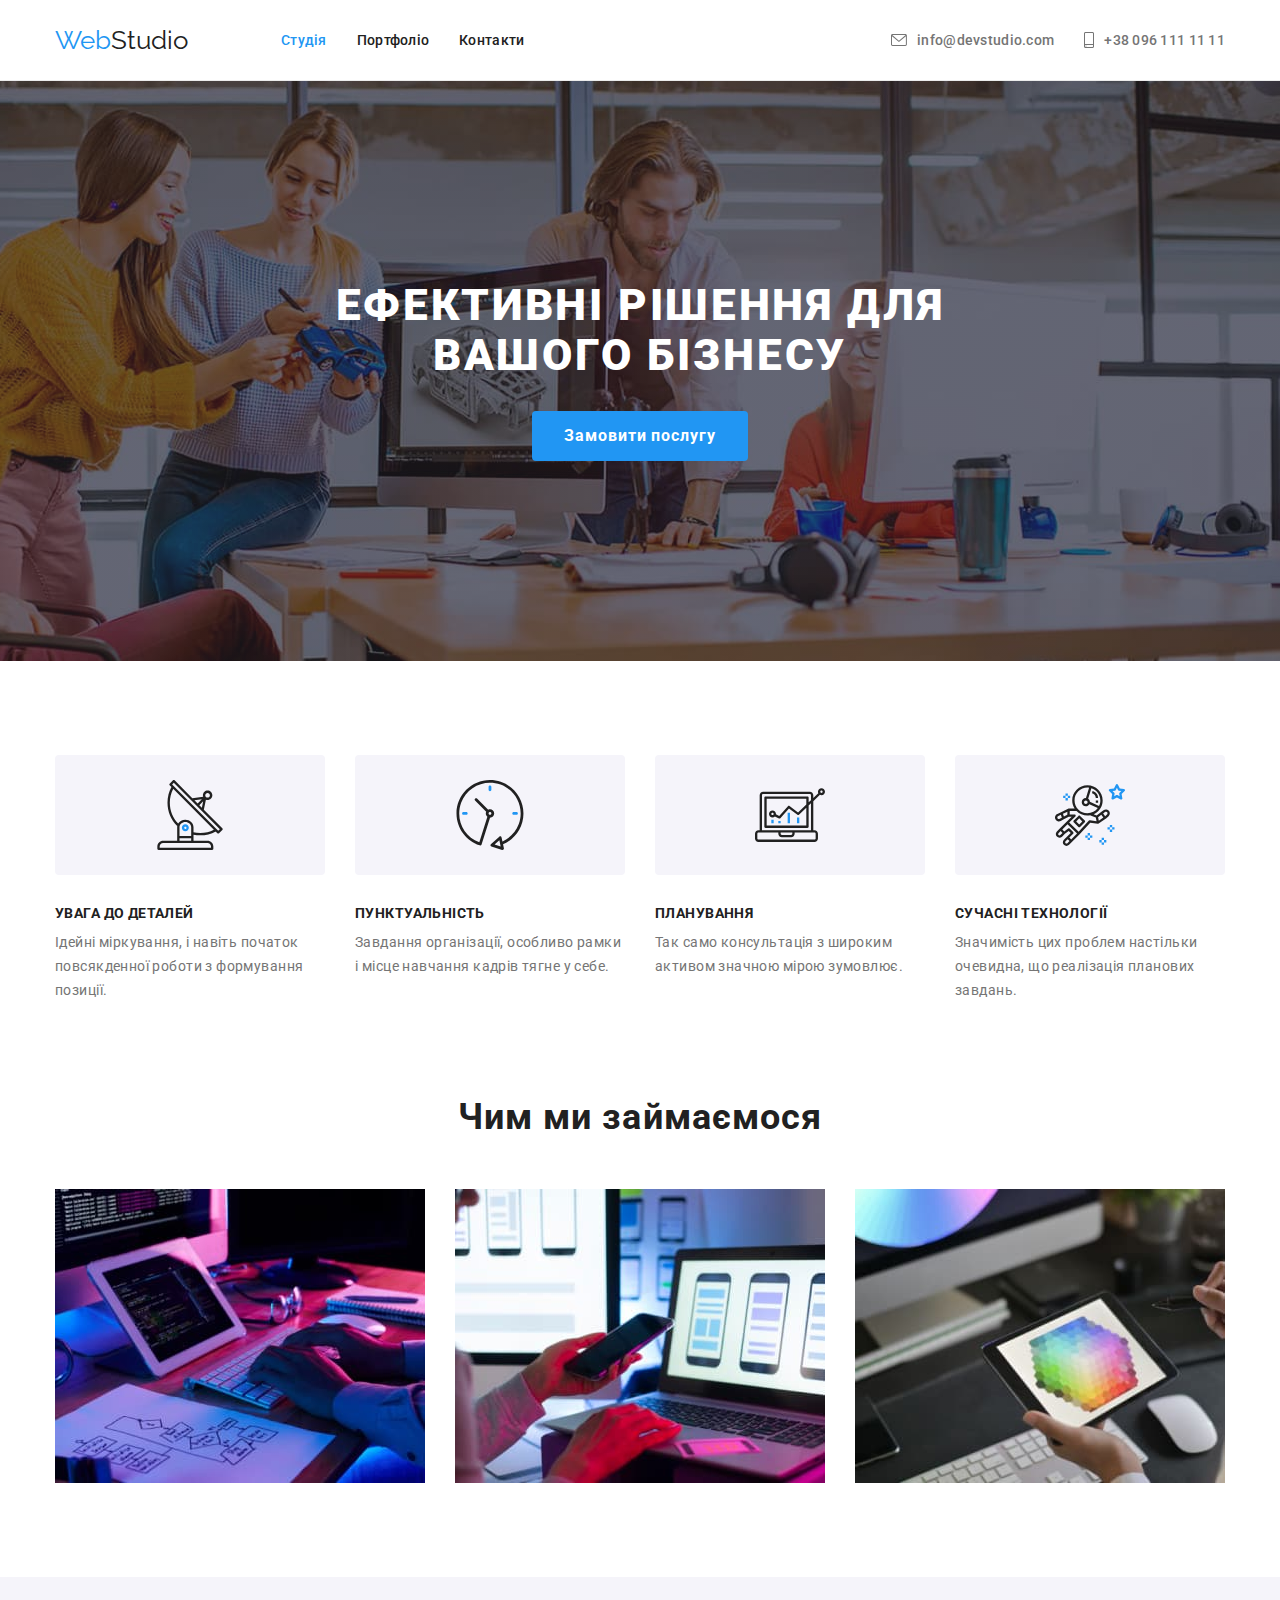
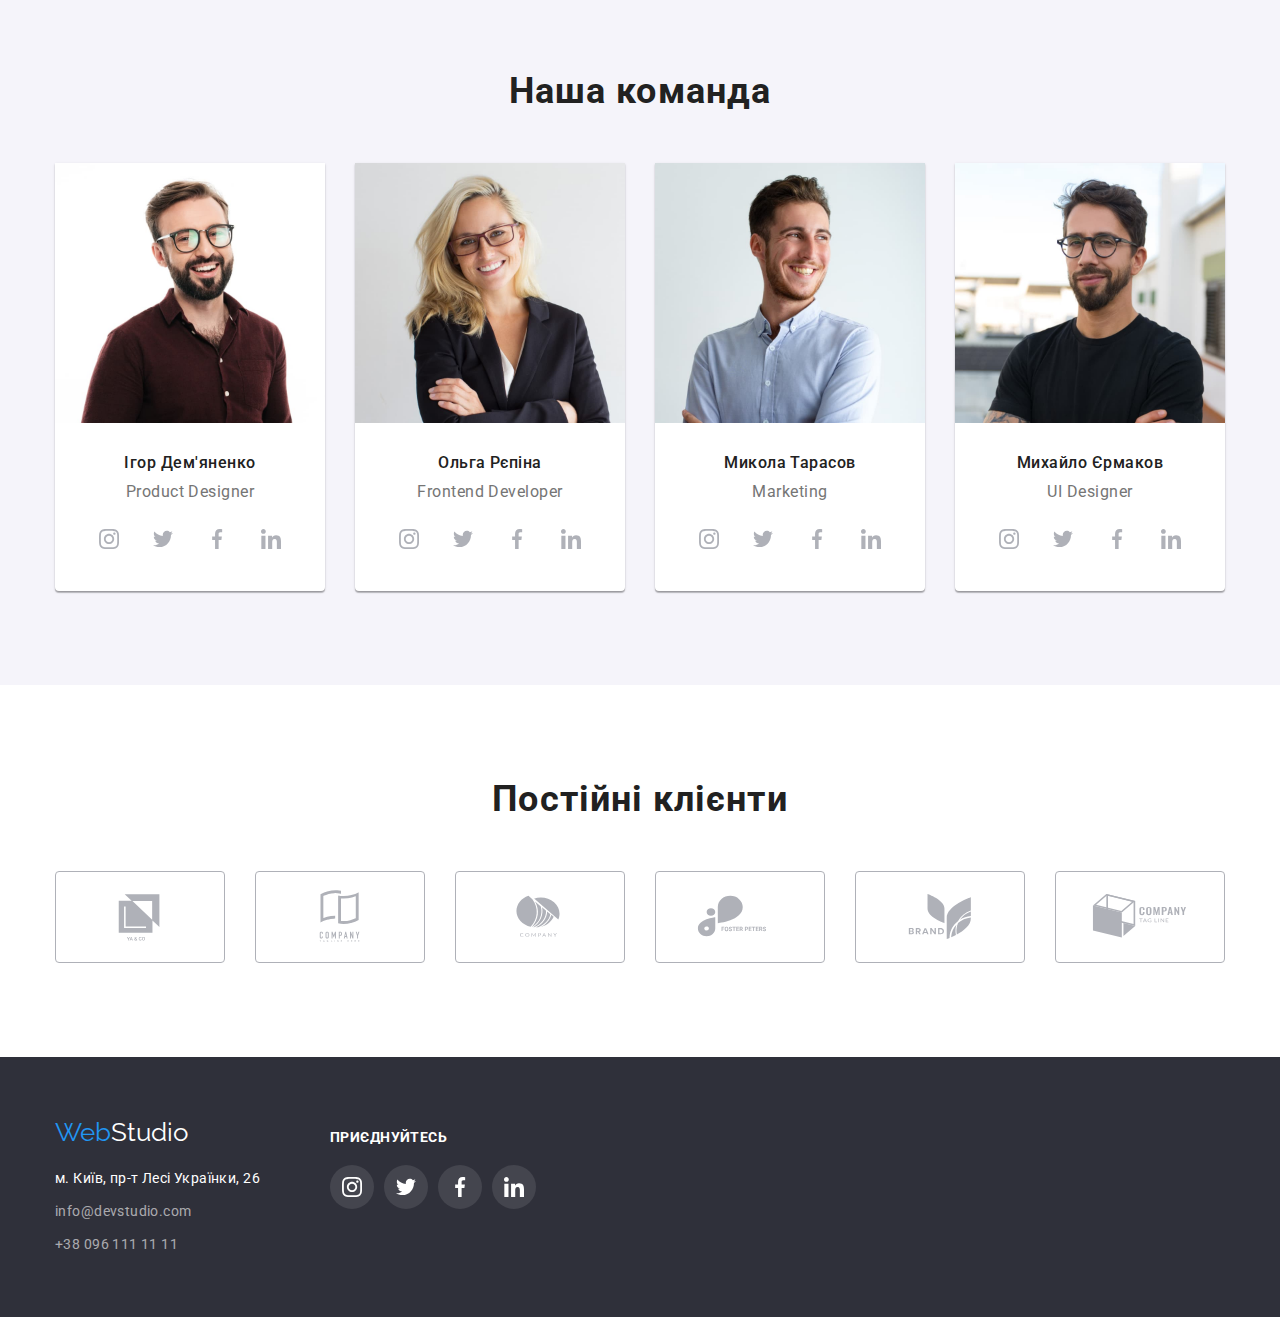
<file: index.html>
<!DOCTYPE html>
<html lang="uk">
<head>
  <meta charset="UTF-8">
  <meta http-equiv="X-UA-Compatible" content="IE=edge">
  <meta name="viewport" content="width=device-width, initial-scale=1.0">
  <link rel="preconnect" href="https://fonts.googleapis.com">
  <link rel="preconnect" href="https://fonts.gstatic.com" crossorigin>
  <link href="https://fonts.googleapis.com/css2?family=Raleway:wght@700&family=Roboto:wght@400;500;700;900&display=swap" rel="stylesheet">
  <link rel="stylesheet" href="./style/modern-normalize.css">
  <link rel="stylesheet" href="./style/style.css">
  <title>WebStudio</title>
</head>
<body>
  <!-- HEADER --> 
  <header class="header">
        <!-- NAVIGATION -->
    <div class="container container-header">
      <nav class="nav-container">
        <a class="logo" href="./index.html"><span class="logo-color">Web</span>Studio</a>
        <ul class="links-container">
          <li class="nav-li"><a href="./index.html" class="nav-link active">Студія</a></li>
          <li class="nav-li"><a href="./portfolio.html" class="nav-link">Портфоліо</a></li>
          <li class="nav-li"><a href="#" class="nav-link">Контакти</a></li>
        </ul>
      </nav>
          <!-- CONTACTS -->
        <ul class="links-container">
            <li class="nav-li">
              <a href="mailto:info@devstudio.com" class="contact contact-email">
                <svg class="contact-svg" width="16" height="12">
                  <use href="./images/icons/symbol-defs.svg#icon-envelope"></use>
                </svg>
              info@devstudio.com</a>
            </li>
            <li class="nav-li">
              <a href="tel:+380961111111" class="contact contact-phone">
                <svg class="contact-svg" width="10" height="16">
                  <use href="./images/icons/symbol-defs.svg#icon-smartphone"></use>
                </svg>
              +38 096 111 11 11</a>
            </li>  
        </ul>
    </div>
  </header>
        <!-- MAIN -->
  <main class="main">
          <!-- MOTTO -->
    <section class="motto-section">
        <!-- H1 MOTTO -->
        <div class="container">
          <h1 class="title-motto">Ефективні рішення для <br> вашого бізнесу</h1>
            <!-- ORDER BUTTON -->
          <button class="order-btn" type="button">Замовити послугу</button>
        </div>
    </section>
    <!-- INFO SECTION -->
    <section class="info-section section first-section">
        <div class="container">
          <h2 class="invisibility">Секція</h2>
          <!-- INFO CONTAINERS -->
          <ul class="info-row">
            <li class="info-container section-two-info-field">
              <div class="svg-list">
                <svg class="icon-svg-top" width="70" height="70">
                <use href="./images/icons/symbol-defs.svg#icon-antenna"></use>
              </svg>
              </div>
              <h3 class="title-info">УВАГА ДО ДЕТАЛЕЙ</h3>
              <p class="info-txt">Ідейні міркування, і навіть початок повсякденної роботи з формування позиції.</p>
            </li>
            <li class="info-container section-two-info-field">
              <div class="svg-list">
                <svg class="icon-svg-top" width="70" height="70">
                <use href="./images/icons/symbol-defs.svg#icon-clock"></use>
              </svg>
              </div>
              <h3 class="title-info">ПУНКТУАЛЬНІСТЬ</h3>
              <p class="info-txt">Завдання організації, особливо рамки і місце навчання кадрів тягне у себе.</p>
            </li>
            <li class="info-container section-two-info-field">
              <div class="svg-list">
                <svg class="icon-svg-top" width="70" height="70">
                <use href="./images/icons/symbol-defs.svg#icon-diagram"></use>
              </svg>
              </div>
              <h3 class="title-info">ПЛАНУВАННЯ</h3>
              <p class="info-txt">Так само консультація з широким активом значною мірою зумовлює.</p>
            </li>
            <li class="info-container section-two-info-field">
              <div class="svg-list">
                <svg class="icon-svg-top" width="70" height="70">
                <use href="./images/icons/symbol-defs.svg#icon-astronaut"></use>
              </svg>
              </div>
              <h3 class="title-info">СУЧАСНІ ТЕХНОЛОГІЇ</h3>
              <p class="info-txt">Значимість цих проблем настільки очевидна, що реалізація планових завдань.</p>
            </li>
          </ul>
        </div>
    </section>
          <!-- INFO IMAGES -->
    <section class="img-info-secrion section">
        <div class="container">
          <h2 class="section-title">Чим ми займаємося</h2>
            <ul class="info-row">
                <li class="info-container"><img class="img-info" src="./images/img(4).jpg" alt="image" width="370"></li>
                <li class="info-container"><img class="img-info" src="./images/img(5).jpg" alt="image" width="370"></li>
                <li class="info-container"><img class="img-info" src="./images/img(6).jpg" alt="image" width="370"></li>
            </ul>
        </div>
    </section>
    <!-- MEMBERS SECTION -->
    <section class="members-section section">
        <!-- SECTION TITLE -->
        <div class="container">
          <h2 class="section-title">Наша команда</h2>
          <!-- MEMBERS INFO -->
          <ul class="info-row">
            <li class="member-container info-container"><img src="./images/img.jpg" alt="member" width="270">
              <h3 class="title-info member">Ігор Дем'яненко</h3>
              <p lang="en" class="info-txt member-info">Product Designer</p>
              <ul class="social-ul-row member-ul-soc">
                <li class="member-soc-list">
                  <a href="#" class="member-soc-link" rel="noreferrer noopener" target="_blank">
                    <svg class="member-soc-icon" width="20" height="20">
                      <use href="./images/icons/symbol-defs.svg#icon-instagram"></use>
                    </svg>
                  </a>
                </li>
                <li class="member-soc-list">
                  <a href="#" class="member-soc-link" rel="noreferrer noopener" target="_blank">
                    <svg class="member-soc-icon" width="20" height="20">
                      <use href="./images/icons/symbol-defs.svg#icon-twitter"></use>
                    </svg>
                  </a>
                </li>
                <li class="member-soc-list">
                  <a href="#" class="member-soc-link" rel="noreferrer noopener" target="_blank">
                    <svg class="member-soc-icon" width="20" height="20">
                      <use href="./images/icons/symbol-defs.svg#icon-facebook"></use>
                    </svg>
                  </a>
                </li>
                <li class="member-soc-list">
                  <a href="#" class="member-soc-link" rel="noreferrer noopener" target="_blank">
                    <svg class="member-soc-icon" width="20" height="20">
                      <use href="./images/icons/symbol-defs.svg#icon-linkedin"></use>
                    </svg>
                  </a>
                </li>
              </ul>
            </li>
            <li class="member-container info-container"><img src="./images/img(1).jpg" alt="member" width="270">
              <h3 class="title-info member">Ольга Рєпіна</h3>
              <p lang="en" class="info-txt member-info">Frontend Developer</p>
              <ul class="social-ul-row member-ul-soc">
                <li class="member-soc-list">
                  <a href="#" class="member-soc-link" rel="noreferrer noopener" target="_blank">
                    <svg class="member-soc-icon" width="20" height="20">
                      <use href="./images/icons/symbol-defs.svg#icon-instagram"></use>
                    </svg>
                  </a>
                </li>
                <li class="member-soc-list">
                  <a href="#" class="member-soc-link" rel="noreferrer noopener" target="_blank">
                    <svg class="member-soc-icon" width="20" height="20">
                      <use href="./images/icons/symbol-defs.svg#icon-twitter"></use>
                    </svg>
                  </a>
                </li>
                <li class="member-soc-list">
                  <a href="#" class="member-soc-link" rel="noreferrer noopener" target="_blank">
                    <svg class="member-soc-icon" width="20" height="20">
                      <use href="./images/icons/symbol-defs.svg#icon-facebook"></use>
                    </svg>
                  </a>
                </li>
                <li class="member-soc-list">
                  <a href="#" class="member-soc-link" rel="noreferrer noopener" target="_blank">
                    <svg class="member-soc-icon" width="20" height="20">
                      <use href="./images/icons/symbol-defs.svg#icon-linkedin"></use>
                    </svg>
                  </a>
                </li>
              </ul>
            </li>
            <li class="member-container info-container"><img src="./images/img(2).jpg" alt="member" width="270">
              <h3 class="title-info member">Микола Тарасов</h3>
              <p lang="en" class="info-txt member-info">Marketing</p>
              <ul class="social-ul-row member-ul-soc">
                <li class="member-soc-list">
                  <a href="#" class="member-soc-link" rel="noreferrer noopener" target="_blank">
                    <svg class="member-soc-icon" width="20" height="20">
                      <use href="./images/icons/symbol-defs.svg#icon-instagram"></use>
                    </svg>
                  </a>
                </li>
                <li class="member-soc-list">
                  <a href="#" class="member-soc-link" rel="noreferrer noopener" target="_blank">
                    <svg class="member-soc-icon" width="20" height="20">
                      <use href="./images/icons/symbol-defs.svg#icon-twitter"></use>
                    </svg>
                  </a>
                </li>
                <li class="member-soc-list">
                  <a href="#" class="member-soc-link" rel="noreferrer noopener" target="_blank">
                    <svg class="member-soc-icon" width="20" height="20">
                      <use href="./images/icons/symbol-defs.svg#icon-facebook"></use>
                    </svg>
                  </a>
                </li>
                <li class="member-soc-list">
                  <a href="#" class="member-soc-link" rel="noreferrer noopener" target="_blank">
                    <svg class="member-soc-icon" width="20" height="20">
                      <use href="./images/icons/symbol-defs.svg#icon-linkedin"></use>
                    </svg>
                  </a>
                </li>
              </ul>
            </li>
            <li class="member-container info-container"><img src="./images/img(3).jpg" alt="member" width="270">
              <h3 class="title-info member">Михайло Єрмаков</h3>
              <p lang="en" class="info-txt member-info">UI Designer</p>
              <ul class="social-ul-row member-ul-soc">
                <li class="member-soc-list">
                  <a href="#" class="member-soc-link" rel="noreferrer noopener" target="_blank">
                    <svg class="member-soc-icon" width="20" height="20">
                      <use href="./images/icons/symbol-defs.svg#icon-instagram"></use>
                    </svg>
                  </a>
                </li>
                <li class="member-soc-list">
                  <a href="#" class="member-soc-link" rel="noreferrer noopener" target="_blank">
                    <svg class="member-soc-icon" width="20" height="20">
                      <use href="./images/icons/symbol-defs.svg#icon-twitter"></use>
                    </svg>
                  </a>
                </li>
                <li class="member-soc-list">
                  <a href="#" class="member-soc-link" rel="noreferrer noopener" target="_blank">
                    <svg class="member-soc-icon" width="20" height="20">
                      <use href="./images/icons/symbol-defs.svg#icon-facebook"></use>
                    </svg>
                  </a>
                </li>
                <li class="member-soc-list">
                  <a href="#" class="member-soc-link" rel="noreferrer noopener" target="_blank">
                    <svg class="member-soc-icon" width="20" height="20">
                      <use href="./images/icons/symbol-defs.svg#icon-linkedin"></use>
                    </svg>
                  </a>
                </li>
              </ul>
            </li>
          </ul>
        </div>
    </section>
    <section class="section">
      <div class="container">
        <h2 class="section-title">Постійні клієнти</h2>
        <ul class="info-row">
          <li class="container-svg-bottom">
            <a href="#" class="svg-bottom-link" rel="noreferrer noopener" target="_blank">
              <svg class="svg-bottom" width="106" height="60">
                <use href="./images/icons/symbol-defs.svg#icon-Logo5"></use>
              </svg>
            </a>
          </li>
          <li class="container-svg-bottom">
            <a href="#" class="svg-bottom-link" rel="noreferrer noopener" target="_blank">
              <svg class="svg-bottom" width="106" height="60">
                <use href="./images/icons/symbol-defs.svg#icon-Logo1"></use>
              </svg>
            </a>
          </li>
          <li class="container-svg-bottom">
            <a href="#" class="svg-bottom-link" rel="noreferrer noopener" target="_blank">
              <svg class="svg-bottom" width="106" height="60">
                <use href="./images/icons/symbol-defs.svg#icon-Logo2"></use>
              </svg>
            </a>
          </li>
          <li class="container-svg-bottom">
            <a href="#" class="svg-bottom-link" rel="noreferrer noopener" target="_blank">
              <svg class="svg-bottom" width="106" height="60">
                <use href="./images/icons/symbol-defs.svg#icon-Logo3"></use>
              </svg>
            </a>
          </li>
          <li class="container-svg-bottom">
            <a href="#" class="svg-bottom-link" rel="noreferrer noopener" target="_blank">
              <svg class="svg-bottom" width="106" height="60">
                <use href="./images/icons/symbol-defs.svg#icon-Logo4"></use>
              </svg>
            </a>
          </li>
          <li class="container-svg-bottom">
            <a href="#" class="svg-bottom-link" rel="noreferrer noopener" target="_blank">
              <svg class="svg-bottom" width="106" height="60">
                <use href="./images/icons/symbol-defs.svg#icon-Logo"></use>
              </svg>
            </a>
          </li>
        </ul>
      </div>
    </section>
  </main>
  <!-- FOOTER -->
    <footer class="footer">
        <!-- LOGO -->
        <div class="container footer-row">
          <div class="container-address-footer">
            <a class="footer-logo" href="#"><span class="logo-color">Web</span>Studio</a>
            <!-- ADDRESS -->
            <address class="address-links-footer">
              <ul>
                <li class="contact-list footet-list"><a href="https://goo.gl/maps/axauV3P69afeNjEUA" rel="noreferrer noopener" target="_blank" class="active-footer">
                  м. Київ, пр-т Лесі Українки, 26</a></li>
                <li class="contact-list footet-list"><a href="mailto:info@devstudio.com" class="contact-footer">
                  info@devstudio.com</a></li>
                <li class="contact-list footet-list"><a href="tel:+380961111111" class="contact-footer">
                  +38 096 111 11 11</a></li>
              </ul>
            </address>
          </div>
          <div class="social-container">
            <h2 class="social-title">приєднуйтесь</h2>
            <ul class="social-ul-row">
              <li class="social-list">
                <a href="#" class="social-link" rel="noreferrer noopener" target="_blank">
                  <svg class="social-icon" width="20" height="20">
                    <use href="./images/icons/symbol-defs.svg#icon-instagram"></use>
                  </svg>
                </a>
              </li>
              <li class="social-list">
                <a href="#" class="social-link" rel="noreferrer noopener" target="_blank">
                  <svg class="social-icon" width="20" height="20">
                    <use href="./images/icons/symbol-defs.svg#icon-twitter"></use>
                  </svg>
                </a>
              </li>
              <li class="social-list">
                <a href="#" class="social-link" rel="noreferrer noopener" target="_blank">
                  <svg class="social-icon" width="20" height="20">
                    <use href="./images/icons/symbol-defs.svg#icon-facebook"></use>
                  </svg>
                </a>
              </li>
              <li class="social-list">
                <a href="#" class="social-link" rel="noreferrer noopener" target="_blank">
                  <svg class="social-icon" width="20" height="20">
                    <use href="./images/icons/symbol-defs.svg#icon-linkedin"></use>
                  </svg>
                </a>
              </li>
            </ul>
          </div>
        </div>
    </footer>
</body>
</html>
</file>
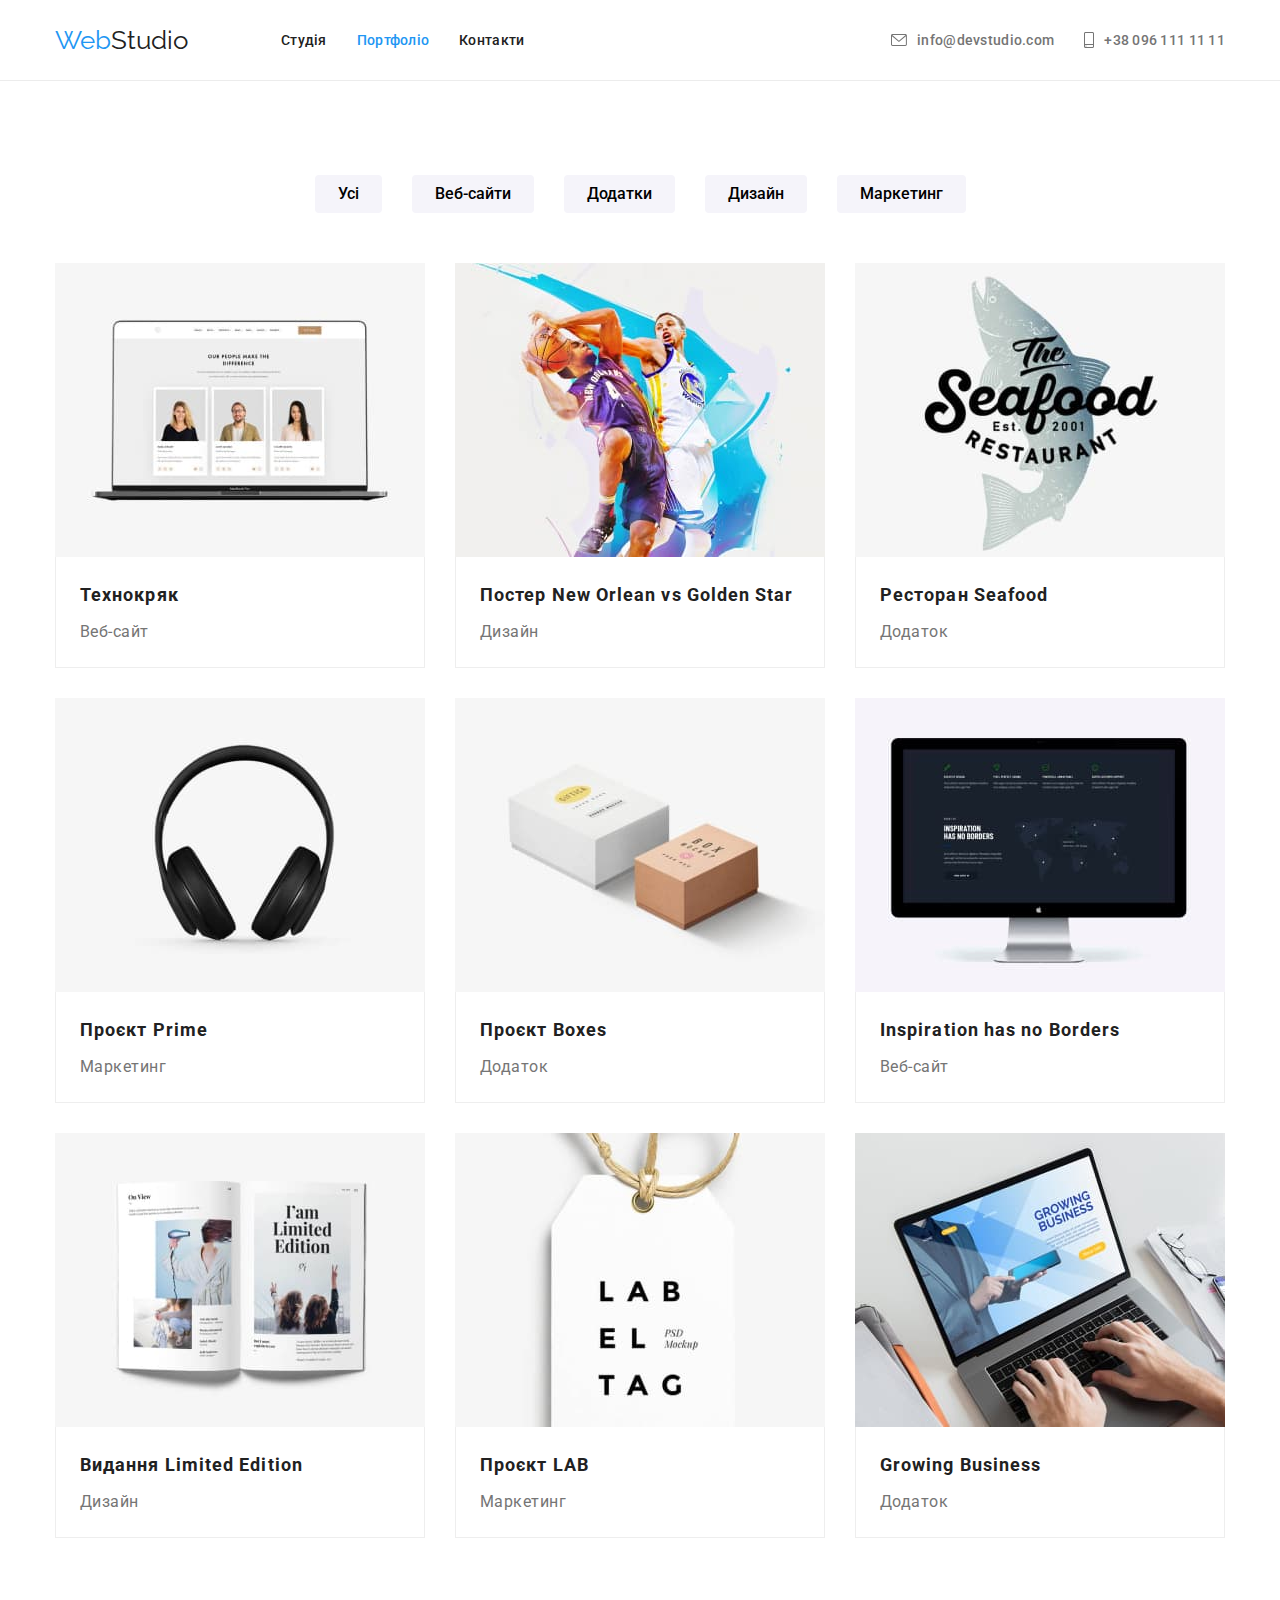
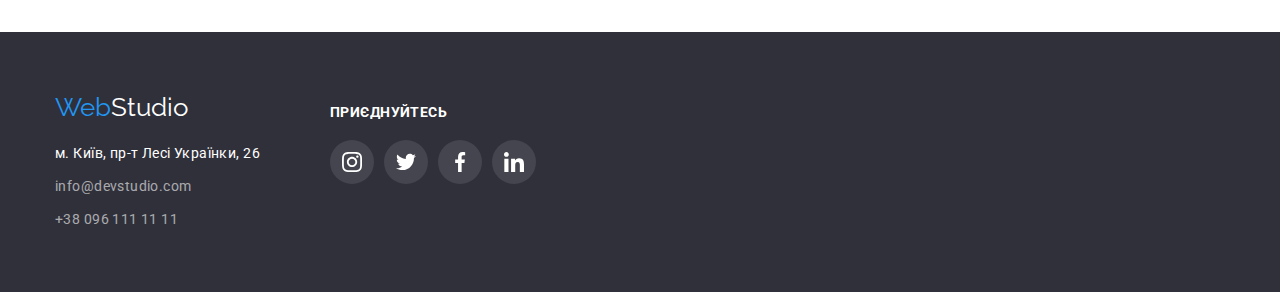
<file: portfolio.html>
<!DOCTYPE html>
<html lang="uk">
<head>
  <meta charset="UTF-8">
  <meta http-equiv="X-UA-Compatible" content="IE=edge">
  <meta name="viewport" content="width=device-width, initial-scale=1.0">
  <link rel="preconnect" href="https://fonts.googleapis.com">
  <link rel="preconnect" href="https://fonts.gstatic.com" crossorigin>
  <link href="https://fonts.googleapis.com/css2?family=Raleway:wght@700&family=Roboto:wght@400;500;700;900&display=swap" rel="stylesheet">
  <link rel="stylesheet" href="./style/modern-normalize.css">
  <link rel="stylesheet" href="./style/style.css">
  <title>WebStudio</title>
</head>
<body>
  <!-- HEADER --> 
<header class="header">
    <!-- NAVIGATION -->
  <div class="container container-header">
    <nav class="nav-container">
      <a class="logo" href="./index.html"><span class="logo-color">Web</span>Studio</a>
      <ul class="links-container">
        <li class="nav-li"><a href="./index.html" class="nav-link">Студія</a></li>
        <li class="nav-li"><a href="./portfolio.html" class="nav-link active">Портфоліо</a></li>
        <li class="nav-li"><a href="#" class="nav-link">Контакти</a></li>
      </ul>
    </nav>
        <!-- CONTACTS -->
      <ul class="links-container">
          <li class="nav-li">
            <a href="mailto:info@devstudio.com" class="contact contact-email">
              <svg class="contact-svg" width="16" height="12">
                <use href="./images/icons/symbol-defs.svg#icon-envelope"></use>
              </svg>
            info@devstudio.com</a>
          </li>
          <li class="nav-li">
            <a href="tel:+380961111111" class="contact contact-phone">
              <svg class="contact-svg" width="10" height="16">
                <use href="./images/icons/symbol-defs.svg#icon-smartphone"></use>
              </svg>
            +38 096 111 11 11</a>
          </li>  
      </ul>
  </div>
</header>
          <!-- MAIN -->
  <main class="main">
    <section class="portfolio-section section">
      <div class="container cnt">
        <h1 class="invisibility">Портфоліо</h1>
          <ul class="buttons-container">
            <li class="button-container"><button  class="portfolio-button active-btn one-fb" type="button">Усі</button></li>
            <li class="button-container"><button  class="portfolio-button two-fb" type="button">Веб-сайти</button></li>
            <li class="button-container"><button  class="portfolio-button three-fb" type="button">Додатки</button></li>
            <li class="button-container"><button  class="portfolio-button four-fb" type="button">Дизайн</button></li>
            <li class="button-container"><button  class="portfolio-button five-fb" type="button">Маркетинг</button></li>
          </ul>
          <ul class="portfolio-test">
            <li class="list-container"><a href="#" rel="noreferrer noopener" target="_blank" class="portfolio-link"><img src="./images/portfolio-img/img(1).jpg" alt="image" width="370">
              <div class="container-title"><h2 class="portfolio-title">Технокряк</h2>
                <p class="portfolio-text">Веб-сайт</p></div></a></li>
              <li class="list-container"><a href="#" rel="noreferrer noopener" target="_blank" class="portfolio-link"><img src="./images/portfolio-img/img(2).jpg" alt="image" width="370">
                <div class="container-title"><h2 class="portfolio-title">Постер New Orlean vs Golden Star</h2>
                <p class="portfolio-text">Дизайн</p></div></a></li>
              <li class="list-container"><a href="#" rel="noreferrer noopener" target="_blank" class="portfolio-link"><img src="./images/portfolio-img/img(3).jpg" alt="image" width="370">
                <div class="container-title"><h2 class="portfolio-title">Ресторан Seafood</h2>
                <p class="portfolio-text">Додаток</p></div></a></li>

              <li class="list-container"><a href="#" rel="noreferrer noopener" target="_blank" class="portfolio-link"><img src="./images/portfolio-img/img(4).jpg" alt="image" width="370">
                <div class="container-title"><h2 class="portfolio-title">Проєкт Prime</h2>
                <p class="portfolio-text">Маркетинг</p></div></a></li>
              <li class="list-container"><a href="#" rel="noreferrer noopener" target="_blank" class="portfolio-link"><img src="./images/portfolio-img/img(5).jpg" alt="image" width="370">
                <div class="container-title"><h2 class="portfolio-title">Проєкт Boxes</h2>
                <p class="portfolio-text">Додаток</p></div></a></li>
              <li class="list-container"><a href="#" rel="noreferrer noopener" target="_blank" class="portfolio-link"><img src="./images/portfolio-img/img(6).jpg" alt="image" width="370">
                <div class="container-title"><h2 class="portfolio-title">Inspiration has no Borders</h2>
                <p class="portfolio-text">Веб-сайт</p></div></a></li>

              <li class="list-container"><a href="#" rel="noreferrer noopener" target="_blank" class="portfolio-link"><img src="./images/portfolio-img/img(7).jpg" alt="image" width="370">
                <div class="container-title"><h2 class="portfolio-title">Видання Limited Edition</h2>
                <p class="portfolio-text">Дизайн</p></div></a></li>
              <li class="list-container"><a href="#" rel="noreferrer noopener" target="_blank" class="portfolio-link"><img src="./images/portfolio-img/img(8).jpg" alt="image" width="370">
                <div class="container-title"><h2 class="portfolio-title">Проєкт LAB</h2>
                <p class="portfolio-text">Маркетинг</p></a></li>
              <li class="list-container"><a href="#" rel="noreferrer noopener" target="_blank" class="portfolio-link"><img src="./images/portfolio-img/img(9).jpg" alt="image" width="370">
                <div class="container-title"><h2 class="portfolio-title">Growing Business</h2>
                <p class="portfolio-text">Додаток</p></div></a></li>
            </ul>
        </div>
      </section>
    </main>
    <!-- FOOTER -->
    <footer class="footer">
      <!-- LOGO -->
      <div class="container footer-row">
        <div class="container-address-footer">
          <a class="footer-logo" href="#"><span class="logo-color">Web</span>Studio</a>
          <!-- ADDRESS -->
          <address class="address-links-footer">
            <ul>
              <li class="contact-list footet-list"><a href="https://goo.gl/maps/axauV3P69afeNjEUA" rel="noreferrer noopener" target="_blank" class="active-footer">
                м. Київ, пр-т Лесі Українки, 26</a></li>
              <li class="contact-list footet-list"><a href="mailto:info@devstudio.com" class="contact-footer">
                info@devstudio.com</a></li>
              <li class="contact-list footet-list"><a href="tel:+380961111111" class="contact-footer">
                +38 096 111 11 11</a></li>
            </ul>
        </address>
      </div>
        <div class="social-container">
          <h2 class="social-title">приєднуйтесь</h2>
          <ul class="social-ul-row">
            <li class="social-list">
              <a href="#" class="social-link" rel="noreferrer noopener" target="_blank">
                <svg class="social-icon" width="20" height="20">
                  <use href="./images/icons/symbol-defs.svg#icon-instagram"></use>
                </svg>
              </a>
            </li>
            <li class="social-list">
              <a href="#" class="social-link" rel="noreferrer noopener" target="_blank">
                <svg class="social-icon" width="20" height="20">
                  <use href="./images/icons/symbol-defs.svg#icon-twitter"></use>
                </svg>
              </a>
            </li>
            <li class="social-list">
              <a href="#" class="social-link" rel="noreferrer noopener" target="_blank">
                <svg class="social-icon" width="20" height="20">
                  <use href="./images/icons/symbol-defs.svg#icon-facebook"></use>
                </svg>
              </a>
            </li>
            <li class="social-list">
              <a href="#" class="social-link" rel="noreferrer noopener" target="_blank">
                <svg class="social-icon" width="20" height="20">
                  <use href="./images/icons/symbol-defs.svg#icon-linkedin"></use>
                </svg>
              </a>
            </li>
          </ul>
        </div>
      </div>
  </footer>
</body>
</html>
</file>
<file: style/style.css>
*{
    padding: 0px;
    margin: 0px;
    border: 0px;
}
*{
    box-sizing: border-box;
}


:root{
    --blue:#2196F3;
    --black:#212121;
    --grey:#757575;
    --greyBg:#F5F4FA;
    --blackBg:#2F303A;
    --bgSection:#F5F5F5;
}
a{text-decoration: none;}
li{list-style: none;}
button{border: none; cursor: pointer;}
button:hover{background-color: var(--blue); color: #ffffff;}
img{
    display: block;
}

/* -------------------------------------------------------------- */

.bg-section{
    background-color: var(--bgSection);
}

/* ------------BODY----------- */

/* ------------FOOTER ALWAYS DOWN----------- */
body{
    font-family: 'Roboto', sans-serif;
    letter-spacing: 3%;
    color: var(--grey);
    font-style: normal;
    /* height: 100%; */
}
/* .wrapper{
    min-height: 100%;
    display: flex;
    flex-direction: column;
}
.main{
    flex: 1 1 auto;
} */
/* -----------------------------END------------------------------- */



/* -----------------HEADER----------------- */
.header {
    display: flex;
    border-bottom: 1px solid #ECECEC;
    display: flex;
}
.nav-container {
    display: flex;
    align-items: center;
}
.logo {
    font-family: 'Raleway', sans-serif;
    font-size: 26px;
    line-height: 1.173;
    color: var(--black);
    margin-right: 93px;
}
.logo-color {
    color: var(--blue);
}
.links-container {
    margin-left: auto;
    display: flex;
    gap: 30px;
}

.nav-link {
    display: block;
    font-weight: 500;
    line-height: 1.171;
    color: var(--black);
    font-size: 14px;
    line-height: 1.142;
    letter-spacing: 0.02em;
    padding: 32px 0;
}
.active {
    color: var(--blue);
}
.contact {
    font-weight: 500;
    line-height: 1.171;
    color: var(--black);
    font-size: 14px;
    line-height: 1.142;
    letter-spacing: 0.02em;
    color: var(--grey);
    display: flex;
    align-items: center;
    gap: 10px;
    padding: 32px 0;
}

.contact-svg{
    fill: var(--grey);
}


.nav-link:hover, .contact:hover{
    color: var(--blue);
}
.contact:hover .contact-svg{
    fill: var(--blue);
}

.motto-container{
    text-align: center;
}

.invisibility{
    border:0;
    clip:rect(1px 1px 1px);
    -webkit-clip-path:inset(50%);
    clip-path:inset(50%);
    height:1px;
    margin:-1px;
    overflow:hidden;
    padding:0;
    position: absolute;
    width: 1px;}
.container-header{
    display: flex;
    align-items: center;
}

/* ----------------------------MAIN----------------------------- */

.container{
    width:1200px;
    margin:0 auto;
    padding-left: 15px;
    padding-right: 15px;
}

/* -----------------------------SECTION ONE--------------------------- */

.motto-section {
    background-image:linear-gradient(rgba(47, 48, 58, 0.4), rgba(47, 48, 58, 0.4)), url(../images/bg-img.jpg);
    /* background: #2F303A; */
    background-position: 100%;
    background-repeat: no-repeat;
    padding: 200px 0;
    max-width: 1600px;
    margin: 0 auto;
}
.title-motto {
    margin: 0 auto;
    font-weight: 900;
    font-size: 44px;
    line-height: 1.136;
    text-align: center;
    letter-spacing: 0.06em;
    text-transform: uppercase;
    color: #ffffff;
}
.order-btn {
    display: block;
    margin: 0 auto;
    margin-top: 30px;
    min-width: 216px;
    padding: 10px 32px;
    background-color: #2196F3;
    color: #fff;
    border-radius: 4px;
    font-weight: 700;
    font-size: 16px;
    line-height: 1.875;
    text-align: center;
    letter-spacing: 0.06em;
}
.order-btn:hover{
    box-shadow: 0px 4px 4px rgba(0, 0, 0, 0.15);
}

.section{
    padding: 94px 0
}

/* -----------------------------SECTION TWO--------------------------- */
.info-row {
    display: flex;
    justify-content: space-between;
    /* align-items: center; */
    gap: 30px;

}
.section-two-info-field{
    width: 270px;
}
.title-info {

    margin-bottom: 10px;
    font-weight: 700;
    font-size: 14px;
    line-height: 1.142;
    letter-spacing: 0.03em;
    text-transform: uppercase;
    color: var(--black);
}
.info-txt {

    /* font-weight: 400; */
    font-size: 14px;
    line-height: 1.714;
    letter-spacing: 0.03em;
    color: var(--grey);
}

.section-title {
    font-weight: 700;
    font-size: 36px;
    line-height: 1.166;
    text-align: center;
    letter-spacing: 0.03em;
    color:var(--black);
    margin-bottom: 50px;
}



.img-info-secrion{
    padding-top:0;
}


/* -----------------------------SECTION THREE--------------------------- */
.members-section {
    background-color: var(--greyBg);
}
.member-info {
    text-align: center;
    font-weight: 400;
    font-size: 16px;
    line-height: 1.187;
    letter-spacing: 0.03em;
    color: #757575;
    
}
.member-container {
    box-shadow: 0px 1px 3px rgba(0, 0, 0, 0.12), 0px 1px 1px rgba(0, 0, 0, 0.14), 0px 2px 1px rgba(0, 0, 0, 0.2);
    border-radius: 0px 0px 4px 4px;
    background-color: #fff;
}
.member {
    font-size: 16px;
    letter-spacing: 0.03em;
    color: #212121;
    font-weight: 500;
    text-align: center;
    line-height: 1.187;
    margin-bottom: 10px;
    margin-top: 30px;
    text-transform: capitalize;
}



/* -----------------FOOTER----------------- */
.footer {
    background-color: var(--blackBg);
    padding: 60px 0;
}
.footer-container{
    display: block;
    padding: 60px 0;
}
.footer-row{
    display: flex;
}
.footer-logo {
    display: block;
    font-family: 'Raleway', sans-serif;
    font-size: 26px;
    line-height: 1.173;
    color: #fff;
    margin-bottom: 20px;
}

.footet-list{
    margin-bottom: 9px;
}
.contact-list:last-child {
    margin-bottom: 0;
}
.active-footer{
    font-family: 'Roboto';
    font-style: normal;
    font-weight: 400;
    font-size: 14px;
    line-height: 1.714;
    letter-spacing: 0.03em;
    color: #FFFFFF;
}
.contact-footer {
    width: 231px;
    height: 21px;
    font-size: 14px;
    line-height: 1.714;
    letter-spacing: 0.03em;
    color: #ffffff99;
    font-style: normal;
}
.contact-footer:hover{
    color: var(--blue);
}


/* -----------------------------PORTFOLIO--------------------------- */
/* -----------------------------BUTTONS--------------------------- */
.section-buttons{
    padding-top: 94px;
    padding-bottom: 50px;
}
.buttons-container{
    display: flex;
    justify-content: center;
    gap: 30px;
}
.portfolio-button{
    background-color: var(--greyBg);
    padding: 6px 23px;
    border-radius: 4px;
    font-weight: 500;
    font-size: 16px;
    line-height:1.625;
}
.portfolio-button:hover{
    box-shadow: 0px 3px 1px rgba(0, 0, 0, 0.1), 0px 1px 2px rgba(0, 0, 0, 0.08), 0px 2px 2px rgba(0, 0, 0, 0.12);
}
.portfolio-button:focus{
    background-color: var(--blue);
    color: #fff;
    box-shadow: 0px 3px 1px rgba(0, 0, 0, 0.1), 0px 1px 2px rgba(0, 0, 0, 0.08), 0px 2px 2px rgba(0, 0, 0, 0.12);
}



/* -----------------------------SECTIONS PORTFOLIO--------------------------- */
.cnt{padding: 0 15px 0 15px;}
.container-portfolio{
    padding: 94px 0;
}
.buttons-container{
    margin-bottom: 50px;
}
.portfolio-test{
    display: flex;
    justify-content: center;
    align-items: center;
    flex-wrap: wrap;
    gap: 30px;
    margin-bottom: 30px;
}
.portfolio-test:last-child{
    margin-bottom: 0;
}
.list-container:hover {
    box-shadow: 0px 1px 1px rgba(0, 0, 0, 0.12), 0px 4px 4px rgba(0, 0, 0, 0.06), 1px 4px 6px rgba(0, 0, 0, 0.16);
}

.portfolio-title {
    margin-bottom: 4px;
    font-weight: 700;
    font-size: 18px;
    line-height: 2;
    letter-spacing: 0.06em;
    color: var(--black);
}
.portfolio-text {

    font-weight: 400;
    font-size: 16px;
    line-height: 1.875;
    letter-spacing: 0.03em;
    color:var(--grey);
}

.container-title{
    padding: 20px 24px 20px 24px;
    border-left: 1px solid #EEEEEE;
    border-bottom: 1px solid #EEEEEE;
    border-right: 1px solid #EEEEEE;
}


/* ----------------SVG------------- */
.for-margin{
    margin-bottom: 30px;
}
.svg-list{
    width: 270px;
    height: 120px;
    background-color: #F5F4FA;
    display: flex;
    justify-content: center;
    align-items: center;
    border-radius: 4px;
    margin-bottom: 30px;
}

.container-svg-bottom{
    width: 170px;
    height: 92px;
    border: 1px solid #AFB1B8;
    border-radius: 4px;
}
.svg-bottom-link{
    width: 100%;
    height: 100%;
    display: flex;
    justify-content: center;
    align-items: center;
}
.svg-bottom{
    fill: #AFB1B8;
}
.container-svg-bottom:hover{
    border-color: var(--blue);
}
.container-svg-bottom:hover .svg-bottom{
    fill: var(--blue);
}
.container-svg-bottom:focus{
    border-color: var(--blue);
}
.container-svg-bottom:focus .svg-bottom{
    fill: var(--blue);
}

.social-title {
    font-weight: 700;
    font-size: 14px;
    line-height: 1.142;
    letter-spacing: 0.03em;
    text-transform: uppercase;
    margin-bottom: 20px;
    color: #FFFFFF;
}
.social-container{
    margin: 12px 0 0 70px;
}
.social-ul-row{
    display: flex;
    gap: 10px;
}
.social-list {
    /* display: block; */
    width: 44px;
    height: 44px;
    background-color: rgba(255, 255, 255, 0.1);
    border-radius: 50%;
}
.social-link, .member-soc-link {
    width: 100%;
    height: 100%;
    display: flex;
    justify-content: center;
    align-items: center;
}
.social-icon {
    fill: #fff;
}

.member-soc-list{
    width: 44px;
    height: 44px;
    border-radius: 50%;
    gap: 10px;
}
/* .member-soc-icon{
    width: 100%;
    height: 100%;

} */
.member-ul-soc{
    margin: 16px 32px 0px 32px;
    padding-bottom: 30px;
}
.member-soc-icon{
    fill: #AFB1B8;
}
.member-soc-list:hover{
    background-color: var(--blue);
}
.member-soc-list:hover .member-soc-icon{
    fill: #ffffff;
}
.member-soc-list:focus{
    background-color: var(--blue);
}
.member-soc-list:focus .member-soc-icon{
    fill: #ffffff;
}
.social-link:hover{
    background-color: var(--blue);
    border-radius: 50%;
}
.social-link:hover .social-icon{
    fill: #ffffff;
}
.social-list:focus{
    background-color: var(--blue);
    border-radius: 50%;
}
.social-link:focus .social-icon{
    fill: #ffffff;
}
</file>
